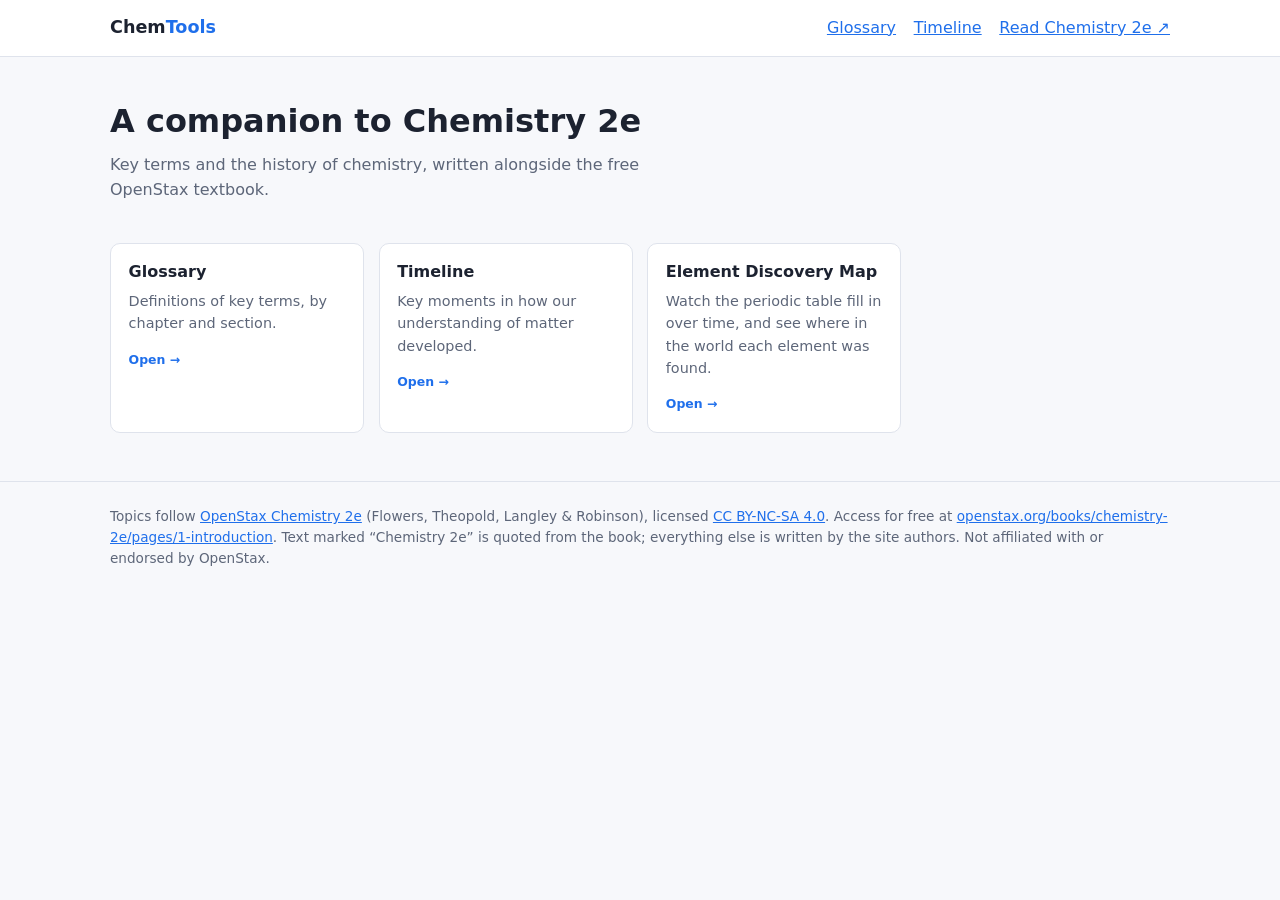
<file: index.html>
<!doctype html>
<html lang="en">
<head>
  <meta charset="utf-8" />
  <meta name="viewport" content="width=device-width, initial-scale=1" />
  <title>Chemistry 2e Companion</title>
  <meta name="description" content="A glossary and timeline that follow the chapters of OpenStax Chemistry 2e." />
  <link rel="stylesheet" href="assets/css/style.css" />
</head>
<body>
  <header class="site-header">
    <div class="wrap">
      <a class="brand" href="./">Chem<span>Tools</span></a>
      <nav style="display:flex;gap:1.1rem">
        <a href="tools/glossary/">Glossary</a>
        <a href="tools/timeline/">Timeline</a>
        <a href="https://openstax.org/details/books/chemistry-2e" target="_blank" rel="noopener">Read Chemistry 2e ↗</a>
      </nav>
    </div>
  </header>

  <main class="wrap">
    <section class="hero">
      <h1>A companion to Chemistry 2e</h1>
      <p>Key terms and the history of chemistry, written alongside the free OpenStax textbook.</p>
    </section>

    <div class="grid" style="margin-top:1.5rem">
      <a class="card ready" href="tools/glossary/">
        <h3>Glossary</h3>
        <p>Definitions of key terms, by chapter and section.</p>
        <span class="badge">Open →</span>
      </a>
      <a class="card ready" href="tools/timeline/">
        <h3>Timeline</h3>
        <p>Key moments in how our understanding of matter developed.</p>
        <span class="badge">Open →</span>
      </a>
      <a class="card ready" href="tools/element-discovery/">
        <h3>Element Discovery Map</h3>
        <p>Watch the periodic table fill in over time, and see where in the world each element was found.</p>
        <span class="badge">Open →</span>
      </a>
    </div>
  </main>

  <footer class="site-footer">
    <div class="wrap">Topics follow <a href="https://openstax.org/details/books/chemistry-2e">OpenStax Chemistry 2e</a> (Flowers, Theopold, Langley &amp; Robinson), licensed <a href="https://creativecommons.org/licenses/by-nc-sa/4.0/">CC BY-NC-SA 4.0</a>. Access for free at <a href="https://openstax.org/books/chemistry-2e/pages/1-introduction">openstax.org/books/chemistry-2e/pages/1-introduction</a>. Text marked “Chemistry 2e” is quoted from the book; everything else is written by the site authors. Not affiliated with or endorsed by OpenStax.</div>
  </footer>
</body>
</html>
</file>
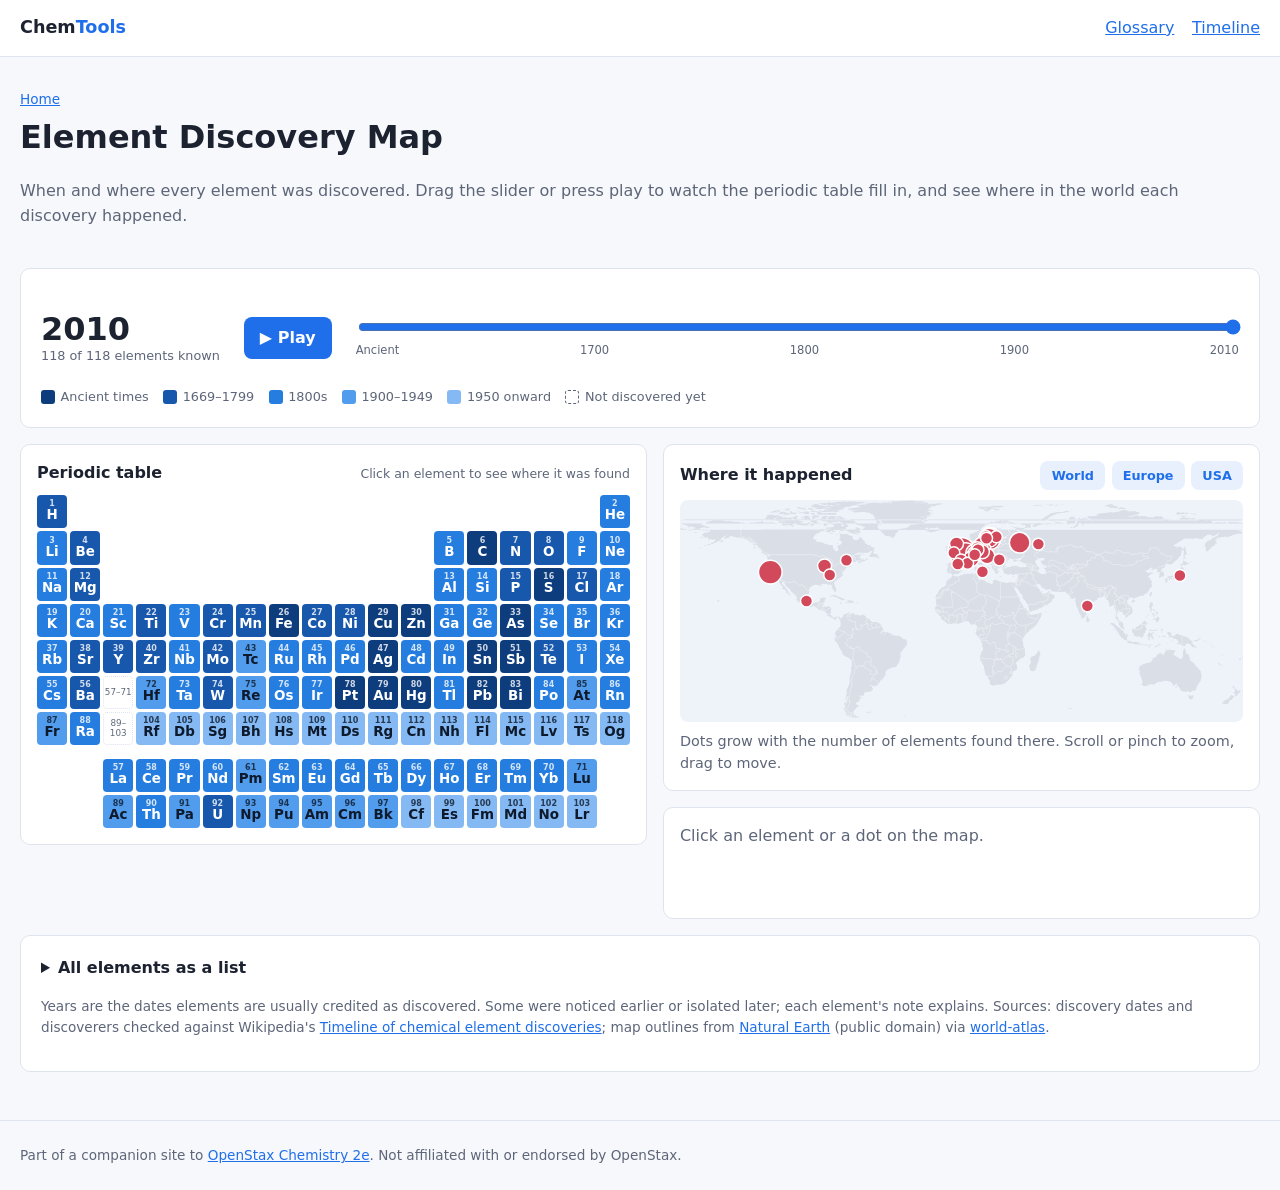
<file: tools/element-discovery/index.html>
<!doctype html>
<html lang="en">
<head>
  <meta charset="utf-8" />
  <meta name="viewport" content="width=device-width, initial-scale=1" />
  <title>Element Discovery Map · ChemTools</title>
  <link rel="stylesheet" href="../../assets/css/style.css" />
  <style>
    :root {
      --era0: #0e3d7e; --era1: #1757ac; --era2: #257de0; --era3: #519ced; --era4: #84b9f3;
      --dot: #d1495b; --dot-ring: #ffffff; --undiscovered: var(--border);
      --ocean: #eef3fa; --land: #d9dee7; --borderline: #ffffff;
    }
    @media (prefers-color-scheme: dark) {
      :root {
        --era0: #cce3fd; --era1: #84b9f3; --era2: #338ced; --era3: #2370cd; --era4: #1757ac;
        --dot: #ff6b7a; --dot-ring: #171b23; --ocean: #131924; --land: #2a313d; --borderline: #171b23;
      }
    }
    .wide { max-width: 1400px; }
    .controls { display: flex; flex-wrap: wrap; align-items: center; gap: 1rem 1.5rem; }
    .year { font-size: 2rem; font-weight: 800; font-variant-numeric: tabular-nums; min-width: 7.5ch; line-height: 1; }
    .year small { display: block; font-size: .8rem; font-weight: 500; color: var(--muted); margin-top: .3rem; }
    .slider { flex: 1 1 320px; display: flex; flex-direction: column; gap: .3rem; }
    .slider input { width: 100%; accent-color: var(--accent); }
    .ticks { display: flex; justify-content: space-between; font-size: .72rem; color: var(--muted); }
    .legend { display: flex; flex-wrap: wrap; gap: .4rem .9rem; font-size: .8rem; color: var(--muted); }
    .legend span { display: inline-flex; align-items: center; gap: .35rem; }
    .sw { width: 14px; height: 14px; border-radius: 3px; display: inline-block; }
    .sw.none { border: 1.5px dashed var(--muted); }

    .stage { display: grid; grid-template-columns: minmax(0, 1.05fr) minmax(0, 1fr); gap: 1rem; align-items: start; }
    @media (max-width: 1100px) { .stage { grid-template-columns: 1fr; } }
    .card-box { background: var(--surface); border: 1px solid var(--border); border-radius: var(--radius); padding: 1rem; }
    .card-box h2 { font-size: 1rem; margin: 0 0 .6rem; display: flex; justify-content: space-between; align-items: center; gap: .5rem; flex-wrap: wrap; }
    .card-box h2 .hint { font-size: .78rem; font-weight: 400; color: var(--muted); }

    /* Periodic table */
    .ptable { display: grid; grid-template-columns: repeat(18, minmax(0, 1fr)); gap: 3px; }
    .cell { aspect-ratio: 1 / 1.1; border-radius: 4px; border: 1.5px dashed var(--undiscovered); background: transparent;
            display: flex; flex-direction: column; align-items: center; justify-content: center; cursor: pointer;
            font-family: var(--font); padding: 0; color: var(--muted); position: relative; min-width: 0; transition: transform .15s; }
    .cell .z { font-size: .5rem; line-height: 1; opacity: .8; }
    .cell .s { font-size: clamp(.55rem, 1.05vw, .9rem); font-weight: 700; line-height: 1.1; }
    .cell.found { border: 0; color: var(--cell-ink, #fff); background: var(--cell-bg); }
    .cell.pop { animation: pop .5s ease-out; }
    @keyframes pop { 0% { transform: scale(1.5); } 100% { transform: scale(1); } }
    .cell.dim { opacity: .18; }
    .cell.sel, .cell:focus-visible { outline: 3px solid var(--dot); outline-offset: 1px; z-index: 2; }
    .cell.spacer { visibility: hidden; }
    .fgap { grid-column: 1 / -1; height: 8px; }
    .fmark { font-size: clamp(.4rem, .8vw, .55rem); line-height: 1.1; text-align: center; color: var(--muted); display: flex; align-items: center; justify-content: center; border-radius: 4px; border: 1px dotted var(--border); }

    /* Map */
    .map-wrap { position: relative; border-radius: 8px; overflow: hidden; background: var(--ocean); touch-action: none; }
    .map-wrap svg { display: block; width: 100%; height: auto; cursor: grab; }
    .map-wrap svg.dragging { cursor: grabbing; }
    .land { fill: var(--land); }
    .borders { fill: none; stroke: var(--borderline); stroke-width: .35; vector-effect: non-scaling-stroke; }
    .city { fill: var(--dot); stroke: var(--dot-ring); stroke-width: 1.5; vector-effect: non-scaling-stroke; cursor: pointer; transition: opacity .2s; }
    .city.dim { opacity: .2; }
    .city.sel { stroke: var(--text); stroke-width: 2.5; }
    .city.hl { fill: var(--accent); }
    .zoom-btns { display: flex; gap: .4rem; }
    .zoom-btns button { padding: .3rem .7rem; font-size: .8rem; }

    /* Details + tooltip */
    .details { min-height: 7rem; }
    .details .big { display: flex; gap: 1rem; align-items: center; }
    .details .tile { width: 64px; height: 70px; border-radius: 8px; display: flex; flex-direction: column; align-items: center; justify-content: center; flex: none; }
    .details .tile b { font-size: 1.6rem; line-height: 1; }
    .details .tile span { font-size: .7rem; }
    .details h3 { margin: 0; font-size: 1.2rem; }
    .details p { margin: .5rem 0 0; }
    .chip { display: inline-block; margin: .25rem .3rem 0 0; padding: .15rem .55rem; border-radius: 99px; background: var(--accent-soft); color: var(--accent); font-size: .85rem; cursor: pointer; border: 0; font-weight: 500; }
    .tip { position: fixed; pointer-events: none; z-index: 10; background: var(--text); color: var(--surface); font-size: .8rem; padding: .35rem .55rem; border-radius: 6px; max-width: 260px; display: none; line-height: 1.35; }
    .count { font-size: .9rem; color: var(--muted); }
    .count b { color: var(--text); font-size: 1.1rem; }
    table.list td, table.list th { font-size: .85rem; }
  </style>
</head>
<body>
  <header class="site-header">
    <div class="wrap wide">
      <a class="brand" href="../../">Chem<span>Tools</span></a>
      <nav style="display:flex;gap:1.1rem"><a href="../glossary/">Glossary</a><a href="../timeline/">Timeline</a></nav>
    </div>
  </header>

  <main class="wrap wide">
    <div class="tool-head">
      <div class="crumbs"><a href="../../">Home</a></div>
      <h1>Element Discovery Map</h1>
      <p class="muted">When and where every element was discovered. Drag the slider or press play to watch the periodic table fill in, and see where in the world each discovery happened.</p>
    </div>

    <section class="panel">
      <div class="controls">
        <div class="year" id="year">Ancient<small id="count"></small></div>
        <button id="play" type="button" aria-label="Play">▶ Play</button>
        <div class="slider">
          <input id="slider" type="range" min="1640" max="2010" step="1" value="2010" aria-label="Year" />
          <div class="ticks"><span>Ancient</span><span>1700</span><span>1800</span><span>1900</span><span>2010</span></div>
        </div>
      </div>
      <div class="legend" id="legend" style="margin-top:.9rem"></div>
    </section>

    <div class="stage">
      <section class="card-box">
        <h2>Periodic table <span class="hint">Click an element to see where it was found</span></h2>
        <div class="ptable" id="ptable" role="grid" aria-label="Periodic table"></div>
      </section>

      <div style="display:flex;flex-direction:column;gap:1rem">
        <section class="card-box">
          <h2>Where it happened
            <span class="zoom-btns">
              <button class="secondary" id="z-world" type="button">World</button>
              <button class="secondary" id="z-europe" type="button">Europe</button>
              <button class="secondary" id="z-usa" type="button">USA</button>
            </span>
          </h2>
          <div class="map-wrap"><svg id="map" role="img" aria-label="World map of discovery locations"></svg></div>
          <p class="count" style="margin:.5rem 0 0">Dots grow with the number of elements found there. Scroll or pinch to zoom, drag to move.</p>
        </section>
        <section class="card-box details" id="details" aria-live="polite">
          <p class="muted" style="margin:0">Click an element or a dot on the map.</p>
        </section>
      </div>
    </div>

    <section class="panel">
      <details>
        <summary><b>All elements as a list</b></summary>
        <div style="overflow-x:auto;margin-top:.6rem">
          <table class="list"><thead><tr><th class="num">Z</th><th>Element</th><th class="num">Year</th><th>Discovered by</th><th>Where</th></tr></thead><tbody id="list"></tbody></table>
        </div>
      </details>
      <p class="ref" style="margin-top:.9rem">Years are the dates elements are usually credited as discovered. Some were noticed earlier or isolated later; each element's note explains. Sources: discovery dates and discoverers checked against Wikipedia's <a href="https://en.wikipedia.org/wiki/Timeline_of_chemical_element_discoveries">Timeline of chemical element discoveries</a>; map outlines from <a href="https://www.naturalearthdata.com/">Natural Earth</a> (public domain) via <a href="https://github.com/topojson/world-atlas">world-atlas</a>.</p>
    </section>
  </main>

  <footer class="site-footer">
    <div class="wrap wide">Part of a companion site to <a href="https://openstax.org/details/books/chemistry-2e">OpenStax Chemistry 2e</a>. Not affiliated with or endorsed by OpenStax.</div>
  </footer>

  <div class="tip" id="tip"></div>

  <script type="module">
    const $ = (id) => document.getElementById(id);
    const h = (s) => String(s ?? "").replace(/[&<>"']/g, (c) => ({ "&": "&amp;", "<": "&lt;", ">": "&gt;", '"': "&quot;", "'": "&#39;" }[c]));
    const [els, world] = await Promise.all([
      fetch("../../data/element-discovery.json").then((r) => r.json()),
      fetch("../../data/world-map.json").then((r) => r.json()),
    ]);

    // ---------- eras & colors ----------
    const ERAS = ["Ancient times", "1669–1799", "1800s", "1900–1949", "1950 onward"];
    const era = (y) => (y == null ? 0 : y < 1800 ? 1 : y < 1900 ? 2 : y < 1950 ? 3 : 4);
    const css = (v) => getComputedStyle(document.documentElement).getPropertyValue(v).trim();
    const lum = (hex) => {
      const n = parseInt(hex.slice(1), 16), c = [n >> 16, (n >> 8) & 255, n & 255].map((v) => { v /= 255; return v <= 0.03928 ? v / 12.92 : ((v + 0.055) / 1.055) ** 2.4; });
      return 0.2126 * c[0] + 0.7152 * c[1] + 0.0722 * c[2];
    };
    const eraColor = (i) => css(`--era${i}`);
    const inkFor = (bg) => (lum(bg) > 0.25 ? "#0e1a2b" : "#ffffff");
    $("legend").innerHTML = ERAS.map((e, i) => `<span><i class="sw" style="background:var(--era${i})"></i>${e}</span>`).join("") +
      `<span><i class="sw none"></i>Not discovered yet</span>`;

    // ---------- cities ----------
    const cityKey = (p) => `${p.city}|${p.country}`;
    const cities = new Map();
    for (const e of els) for (const p of e.places) {
      const k = cityKey(p);
      if (!cities.has(k)) cities.set(k, { key: k, ...p, els: [] });
      cities.get(k).els.push(e);
    }
    const yearLabel = (e) => (e.year == null ? "Ancient" : e.year);
    const placeLabel = (e) => (e.places.length ? e.places.map((p) => `${p.city}, ${p.country}`).join(" · ") : "—");

    // ---------- periodic table ----------
    const grid = $("ptable");
    const cellOf = new Map();
    const byPos = new Map(els.map((e) => [`${e.row},${e.col}`, e]));
    for (let row = 1; row <= 10; row++) {
      if (row === 8) { grid.insertAdjacentHTML("beforeend", `<div class="fgap"></div>`); continue; }
      for (let col = 1; col <= 18; col++) {
        const e = byPos.get(`${row},${col}`);
        if (!e) {
          if ((row === 6 || row === 7) && col === 3) grid.insertAdjacentHTML("beforeend", `<div class="fmark">${row === 6 ? "57–71" : "89–103"}</div>`);
          else grid.insertAdjacentHTML("beforeend", `<div class="cell spacer" aria-hidden="true"></div>`);
          continue;
        }
        const b = document.createElement("button");
        b.type = "button"; b.className = "cell";
        b.innerHTML = `<span class="z">${e.z}</span><span class="s">${e.symbol}</span>`;
        b.setAttribute("aria-label", `${e.name}, ${yearLabel(e)}`);
        b.addEventListener("click", () => selectElement(e));
        b.addEventListener("pointerenter", (ev) => { showTip(ev, `<b>${h(e.name)}</b> · ${h(yearLabel(e))}${e.who ? `<br>${h(e.who)}` : ""}${e.places.length ? `<br>${h(placeLabel(e))}` : ""}`); hoverCities(e); });
        b.addEventListener("pointermove", moveTip);
        b.addEventListener("pointerleave", () => { hideTip(); hoverCities(null); });
        grid.appendChild(b);
        cellOf.set(e.z, b);
      }
    }

    // ---------- map ----------
    const NS = "http://www.w3.org/2000/svg";
    const svg = $("map");
    const W = world.width, H = world.height;
    const proj = (lon, lat) => [(lon + 180) * world.k, (world.top - lat) * world.k];
    svg.innerHTML = `<rect x="-2000" y="-2000" width="5000" height="5000" fill="transparent"/><path class="land" d="${world.land}"/><path class="borders" d="${world.borders}"/><g id="dots"></g>`;
    const dotsG = svg.querySelector("#dots");
    const dotOf = new Map();
    for (const c of cities.values()) {
      const [x, y] = proj(c.lon, c.lat);
      const el = document.createElementNS(NS, "circle");
      el.setAttribute("cx", x); el.setAttribute("cy", y); el.setAttribute("class", "city");
      el.addEventListener("click", (ev) => { ev.stopPropagation(); selectCity(c); });
      el.addEventListener("pointerenter", (ev) => {
        const vis = c.els.filter(visible);
        showTip(ev, `<b>${h(c.city)}, ${h(c.country)}</b><br>${vis.length ? vis.map((e) => h(e.symbol)).join(" ") : "Nothing discovered yet"}`);
        highlightCells(c.els, true);
      });
      el.addEventListener("pointermove", moveTip);
      el.addEventListener("pointerleave", () => { hideTip(); highlightCells(null, true); });
      dotsG.appendChild(el);
      dotOf.set(c.key, el);
    }
    // Bigger cities on the bottom so small ones stay clickable
    [...cities.values()].sort((a, b) => b.els.length - a.els.length).forEach((c) => dotsG.appendChild(dotOf.get(c.key)));

    let vb = { x: 0, y: 0, w: W, h: H };
    const VIEWS = {
      world: { x: 0, y: 0, w: W, h: H },
      europe: (() => { const [x1, y1] = proj(-12, 63), [x2, y2] = proj(33, 35); return fit(x1, y1, x2 - x1, y2 - y1); })(),
      usa: (() => { const [x1, y1] = proj(-128, 50), [x2, y2] = proj(-66, 24); return fit(x1, y1, x2 - x1, y2 - y1); })(),
    };
    function fit(x, y, w, hgt) { // keep the map's aspect ratio
      const ar = W / H;
      if (w / hgt > ar) { const nh = w / ar; return { x, y: y - (nh - hgt) / 2, w, h: nh }; }
      const nw = hgt * ar; return { x: x - (nw - w) / 2, y, w: nw, h: hgt };
    }
    function setView(v, animate = true) {
      const from = { ...vb }, to = clampView(v);
      if (!animate) { vb = to; applyView(); return; }
      const t0 = performance.now();
      const step = (t) => {
        const k = Math.min(1, (t - t0) / 350), e = 1 - (1 - k) ** 3;
        vb = { x: from.x + (to.x - from.x) * e, y: from.y + (to.y - from.y) * e, w: from.w + (to.w - from.w) * e, h: from.h + (to.h - from.h) * e };
        applyView();
        if (k < 1) requestAnimationFrame(step);
      };
      requestAnimationFrame(step);
    }
    function clampView(v) {
      const w = Math.min(W, Math.max(W / 20, v.w)), hh = w * (H / W);
      return { x: Math.min(W - w, Math.max(0, v.x)), y: Math.min(H - hh, Math.max(0, v.y)), w, h: hh };
    }
    function applyView() {
      svg.setAttribute("viewBox", `${vb.x} ${vb.y} ${vb.w} ${vb.h}`);
      sizeDots();
    }
    function sizeDots() {
      const pxPerUnit = (svg.clientWidth || W) / vb.w;
      const shrink = Math.min(1, Math.max(0.5, (svg.clientWidth || W) / 620)); // smaller dots on small screens
      for (const c of cities.values()) {
        const n = c.els.filter(visible).length;
        const r = n ? (4 + 2.6 * Math.sqrt(n)) * shrink : 0;
        const el = dotOf.get(c.key);
        el.setAttribute("r", r / pxPerUnit);
        el.style.display = n ? "" : "none";
      }
    }
    $("z-world").onclick = () => setView(VIEWS.world);
    $("z-europe").onclick = () => setView(VIEWS.europe);
    $("z-usa").onclick = () => setView(VIEWS.usa);
    // wheel zoom + drag pan
    const toSvg = (cx, cy) => { const r = svg.getBoundingClientRect(); return [vb.x + ((cx - r.left) / r.width) * vb.w, vb.y + ((cy - r.top) / r.height) * vb.h]; };
    svg.addEventListener("wheel", (ev) => {
      ev.preventDefault();
      const [mx, my] = toSvg(ev.clientX, ev.clientY);
      const f = Math.exp(ev.deltaY * 0.0015);
      const w = vb.w * f, hh = vb.h * f;
      vb = clampView({ x: mx - (mx - vb.x) * (w / vb.w), y: my - (my - vb.y) * (hh / vb.h), w, h: hh });
      applyView();
    }, { passive: false });
    const pointers = new Map();
    let drag = null, moved = false;
    svg.addEventListener("pointerdown", (ev) => {
      pointers.set(ev.pointerId, [ev.clientX, ev.clientY]);
      if (pointers.size === 1) { drag = { x: ev.clientX, y: ev.clientY, vb: { ...vb } }; moved = false; }
      svg.setPointerCapture(ev.pointerId);
    });
    svg.addEventListener("pointermove", (ev) => {
      if (!pointers.has(ev.pointerId)) return;
      const prev = pointers.get(ev.pointerId);
      pointers.set(ev.pointerId, [ev.clientX, ev.clientY]);
      if (pointers.size === 2) { // pinch
        const [a, b] = [...pointers.values()];
        const others = [...pointers.entries()].find(([id]) => id !== ev.pointerId)[1];
        const d0 = Math.hypot(prev[0] - others[0], prev[1] - others[1]), d1 = Math.hypot(a[0] - b[0], a[1] - b[1]);
        if (d0 > 0) {
          const [mx, my] = toSvg((a[0] + b[0]) / 2, (a[1] + b[1]) / 2), f = d0 / d1;
          const w = vb.w * f, hh = vb.h * f;
          vb = clampView({ x: mx - (mx - vb.x) * (w / vb.w), y: my - (my - vb.y) * (hh / vb.h), w, h: hh });
          applyView();
        }
        return;
      }
      if (!drag) return;
      const r = svg.getBoundingClientRect();
      const dx = ev.clientX - drag.x, dy = ev.clientY - drag.y;
      if (Math.abs(dx) + Math.abs(dy) > 3) { moved = true; svg.classList.add("dragging"); }
      vb = clampView({ ...drag.vb, x: drag.vb.x - (dx / r.width) * drag.vb.w, y: drag.vb.y - (dy / r.height) * drag.vb.h });
      applyView();
    });
    const endPointer = (ev) => { pointers.delete(ev.pointerId); if (!pointers.size) { drag = null; svg.classList.remove("dragging"); } };
    svg.addEventListener("pointerup", endPointer);
    svg.addEventListener("pointercancel", endPointer);
    svg.addEventListener("click", () => { if (!moved) clearSelection(); });
    window.addEventListener("resize", sizeDots);

    // ---------- time ----------
    const slider = $("slider");
    const MIN = Number(slider.min);
    let year = Number(slider.value);
    const visible = (e) => e.year == null || e.year <= year;
    function render(prevYear) {
      const ancient = year < 1669;
      $("year").firstChild.nodeValue = ancient ? "Ancient" : String(year);
      const n = els.filter(visible).length;
      $("count").textContent = `${n} of 118 elements known`;
      for (const e of els) {
        const b = cellOf.get(e.z), on = visible(e);
        b.classList.toggle("found", on);
        if (on) { const bg = eraColor(era(e.year)); b.style.setProperty("--cell-bg", bg); b.style.setProperty("--cell-ink", inkFor(bg)); }
        if (on && prevYear != null && e.year != null && e.year > prevYear) { b.classList.remove("pop"); void b.offsetWidth; b.classList.add("pop"); }
      }
      sizeDots();
      // keep the details panel in step with the slider
      if (selected?.type === "city") selectCity(selected.value);
      else if (selected?.type === "el") selectElement(selected.value, false);
    }
    slider.addEventListener("input", () => { const p = year; year = Number(slider.value); render(p); });
    let timer = null;
    function stop() { clearInterval(timer); timer = null; $("play").textContent = "▶ Play"; }
    $("play").addEventListener("click", () => {
      if (timer) return stop();
      if (year >= Number(slider.max)) { year = MIN; slider.value = MIN; render(); }
      $("play").textContent = "❚❚ Pause";
      timer = setInterval(() => {
        const p = year;
        year = Math.min(Number(slider.max), year + 1);
        slider.value = year; render(p);
        if (year >= Number(slider.max)) stop();
      }, 45);
    });

    // ---------- linking ----------
    let selected = null; // {type, value}
    function highlightCells(list, hover) {
      if (selected && hover) return; // a click selection wins over hover
      const set = list ? new Set(list.map((e) => e.z)) : null;
      for (const [z, b] of cellOf) b.classList.toggle("dim", !!set && !set.has(z));
    }
    function hoverCities(e) {
      if (selected) return;
      const keys = e ? new Set(e.places.map(cityKey)) : null;
      for (const [k, el] of dotOf) el.classList.toggle("hl", !!keys && keys.has(k));
    }
    function clearSelection() {
      selected = null;
      for (const b of cellOf.values()) b.classList.remove("sel", "dim");
      for (const el of dotOf.values()) el.classList.remove("sel", "dim", "hl");
      $("details").innerHTML = `<p class="muted" style="margin:0">Click an element or a dot on the map.</p>`;
    }
    function selectElement(e, zoom = true) {
      clearSelection();
      selected = { type: "el", value: e };
      cellOf.get(e.z).classList.add("sel");
      const keys = new Set(e.places.map(cityKey));
      for (const [k, el] of dotOf) { el.classList.toggle("sel", keys.has(k)); el.classList.toggle("dim", keys.size > 0 && !keys.has(k)); }
      const bg = eraColor(era(e.year));
      $("details").innerHTML = `
        <div class="big">
          <div class="tile" style="background:${bg};color:${inkFor(bg)}"><span>${e.z}</span><b>${h(e.symbol)}</b></div>
          <div><h3>${h(e.name)}</h3><div class="muted">${e.year == null ? "Known since ancient times" : `Discovered ${e.year}`}${e.who ? ` · ${h(e.who)}` : ""}</div></div>
        </div>
        ${e.places.length ? `<p>${e.places.map((p) => `<button class="chip" data-city="${h(cityKey(p))}">📍 ${h(p.city)}, ${h(p.country)}</button>`).join("")}</p>` : ""}
        <p>${h(e.note)}</p>
        ${e.year != null && e.year > year ? `<p class="muted" style="font-size:.85rem">Not discovered yet at ${year < 1669 ? "this point" : year}. Move the slider to ${e.year} or later to see it appear.</p>` : ""}`;
      bindCityChips();
      // Zoom the map to the place(s)
      if (zoom && e.places.length) {
        const pts = e.places.map((p) => proj(p.lon, p.lat));
        const xs = pts.map((p) => p[0]), ys = pts.map((p) => p[1]);
        const pad = 40, x1 = Math.min(...xs) - pad, y1 = Math.min(...ys) - pad, x2 = Math.max(...xs) + pad, y2 = Math.max(...ys) + pad;
        setView(fit(x1, y1, Math.max(120, x2 - x1), Math.max(60, y2 - y1)));
      }
    }
    function selectCity(c) {
      clearSelection();
      selected = { type: "city", value: c };
      dotOf.get(c.key).classList.add("sel");
      const set = new Set(c.els.map((e) => e.z));
      for (const [z, b] of cellOf) b.classList.toggle("dim", !set.has(z));
      const sorted = [...c.els].sort((a, b) => a.year - b.year);
      $("details").innerHTML = `
        <h3>📍 ${h(c.city)}, ${h(c.country)}</h3>
        <div class="muted">${c.els.length} element${c.els.length > 1 ? "s" : ""} discovered here${c.els.some((e) => !visible(e)) ? ` (${c.els.filter(visible).length} by ${year})` : ""}</div>
        <p>${sorted.map((e) => `<button class="chip" data-z="${e.z}" style="${visible(e) ? "" : "opacity:.5"}">${h(e.symbol)} · ${h(e.name)} (${e.year})</button>`).join("")}</p>`;
      $("details").querySelectorAll("[data-z]").forEach((b) => b.addEventListener("click", () => selectElement(els.find((e) => e.z === +b.dataset.z))));
    }
    function bindCityChips() {
      $("details").querySelectorAll("[data-city]").forEach((b) => b.addEventListener("click", () => selectCity(cities.get(b.dataset.city))));
    }

    // ---------- tooltip ----------
    const tip = $("tip");
    function showTip(ev, html) { tip.innerHTML = html; tip.style.display = "block"; moveTip(ev); }
    function moveTip(ev) {
      const pad = 14, r = tip.getBoundingClientRect();
      let x = ev.clientX + pad, y = ev.clientY + pad;
      if (x + r.width > innerWidth - 8) x = ev.clientX - r.width - pad;
      if (y + r.height > innerHeight - 8) y = ev.clientY - r.height - pad;
      tip.style.left = x + "px"; tip.style.top = y + "px";
    }
    function hideTip() { tip.style.display = "none"; }

    // ---------- list view ----------
    $("list").innerHTML = els.map((e) => `<tr><td class="num">${e.z}</td><td>${h(e.name)} (${h(e.symbol)})</td><td class="num">${h(yearLabel(e))}</td><td>${h(e.who || "—")}</td><td>${h(placeLabel(e))}</td></tr>`).join("");

    // ---------- start ----------
    matchMedia("(prefers-color-scheme: dark)").addEventListener("change", () => render());
    applyView();
    render();
  </script>
</body>
</html>
</file>
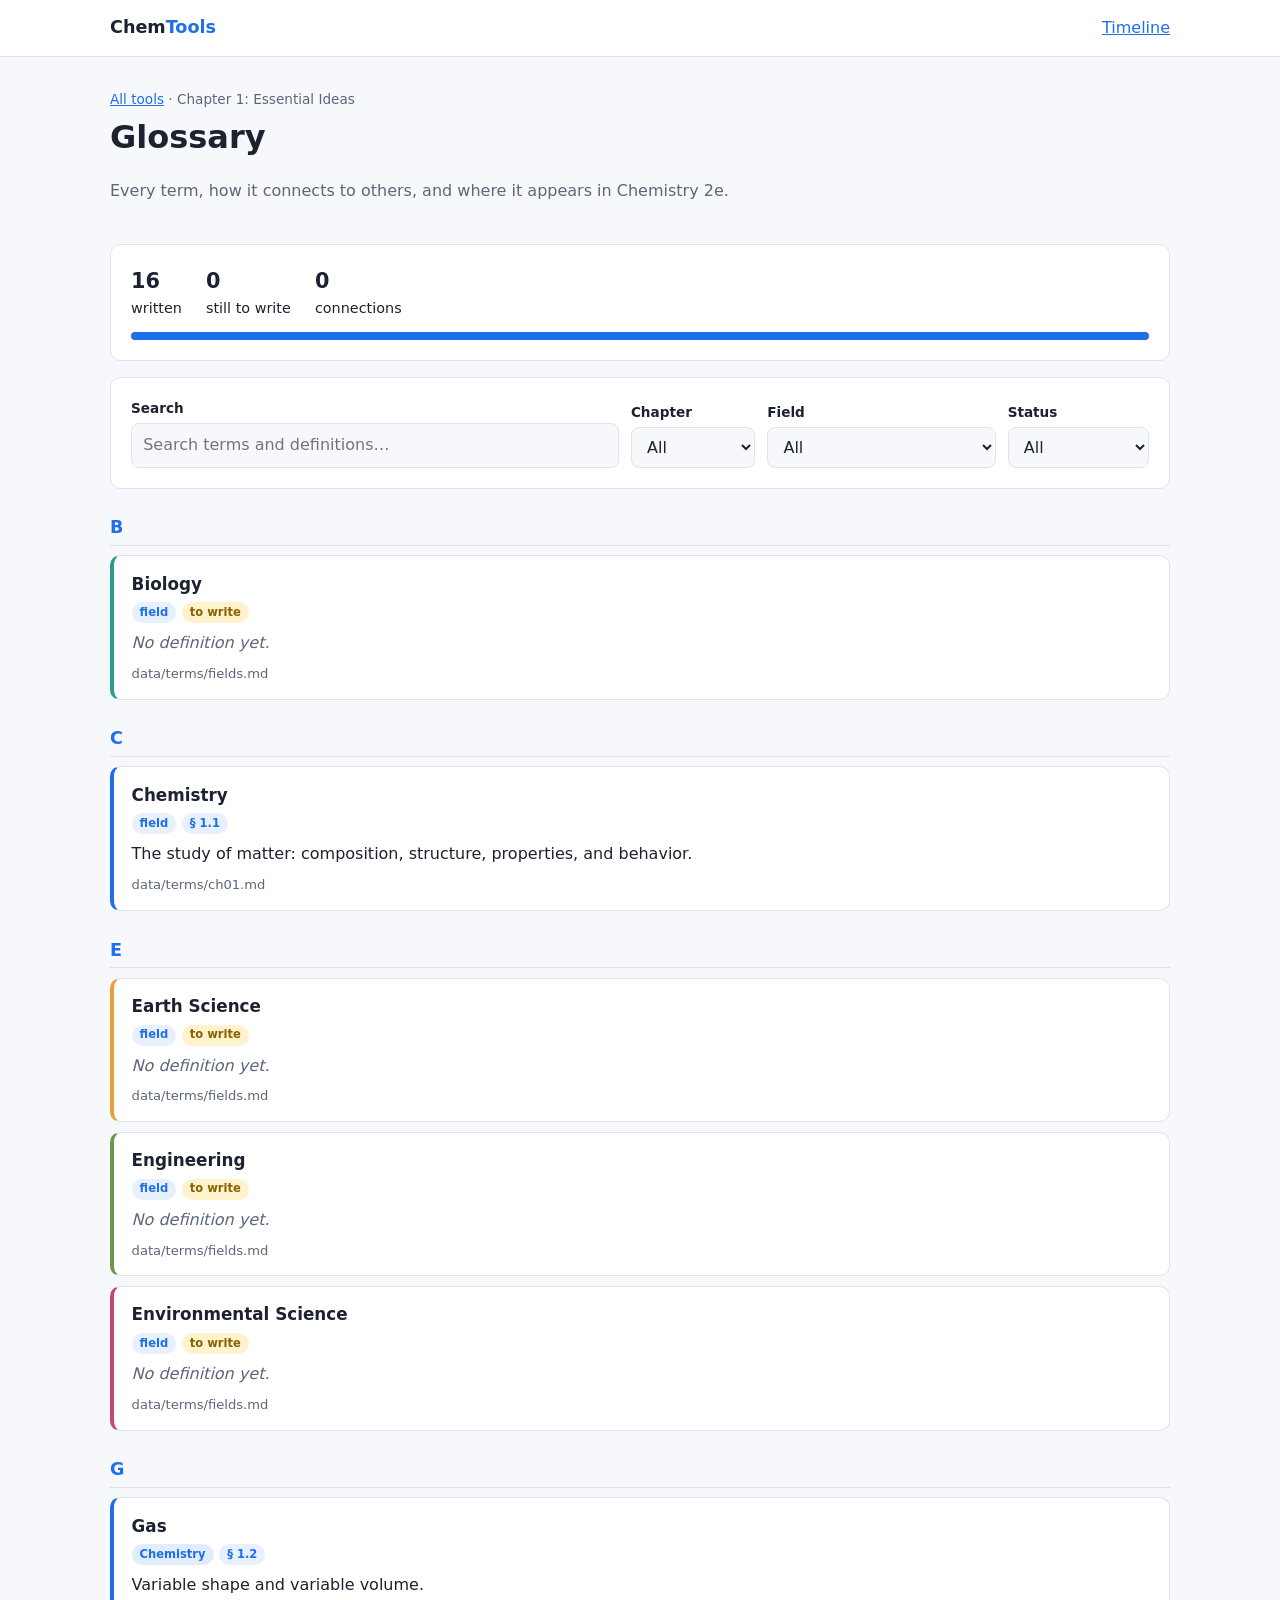
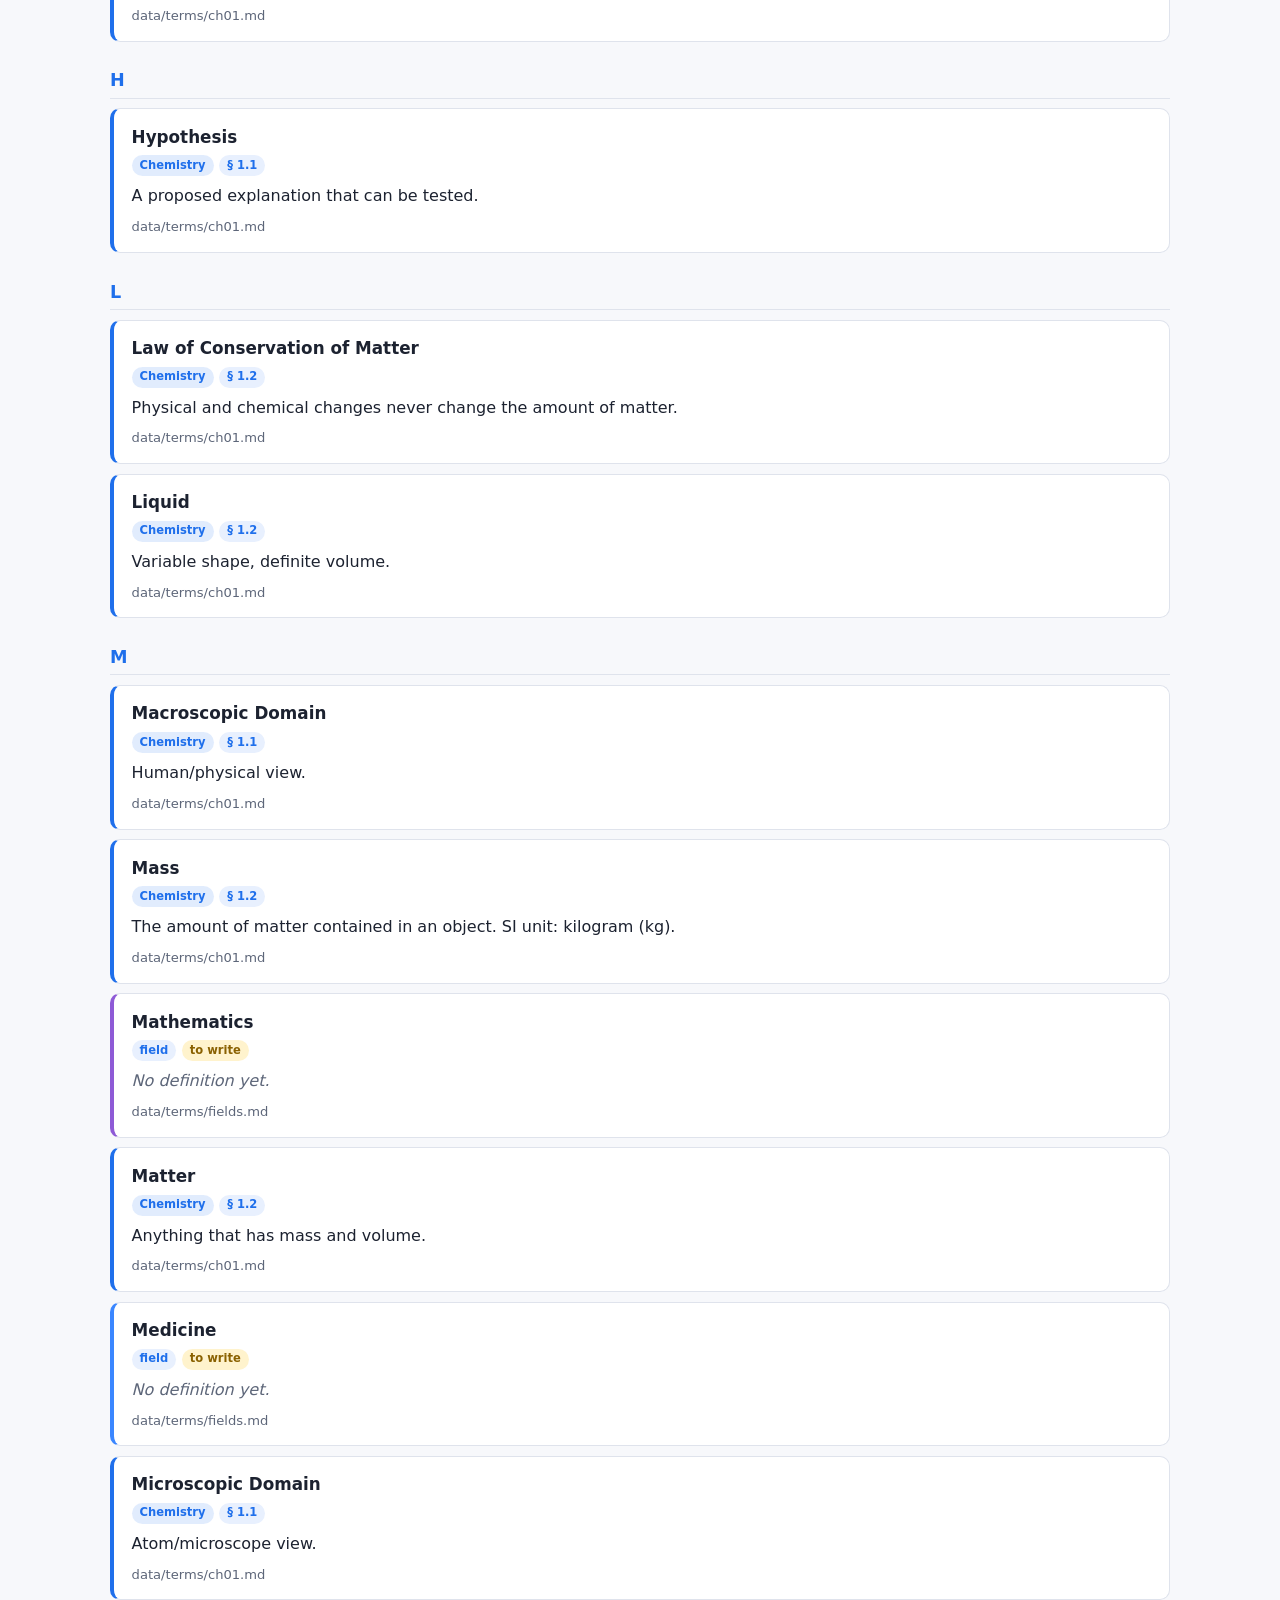
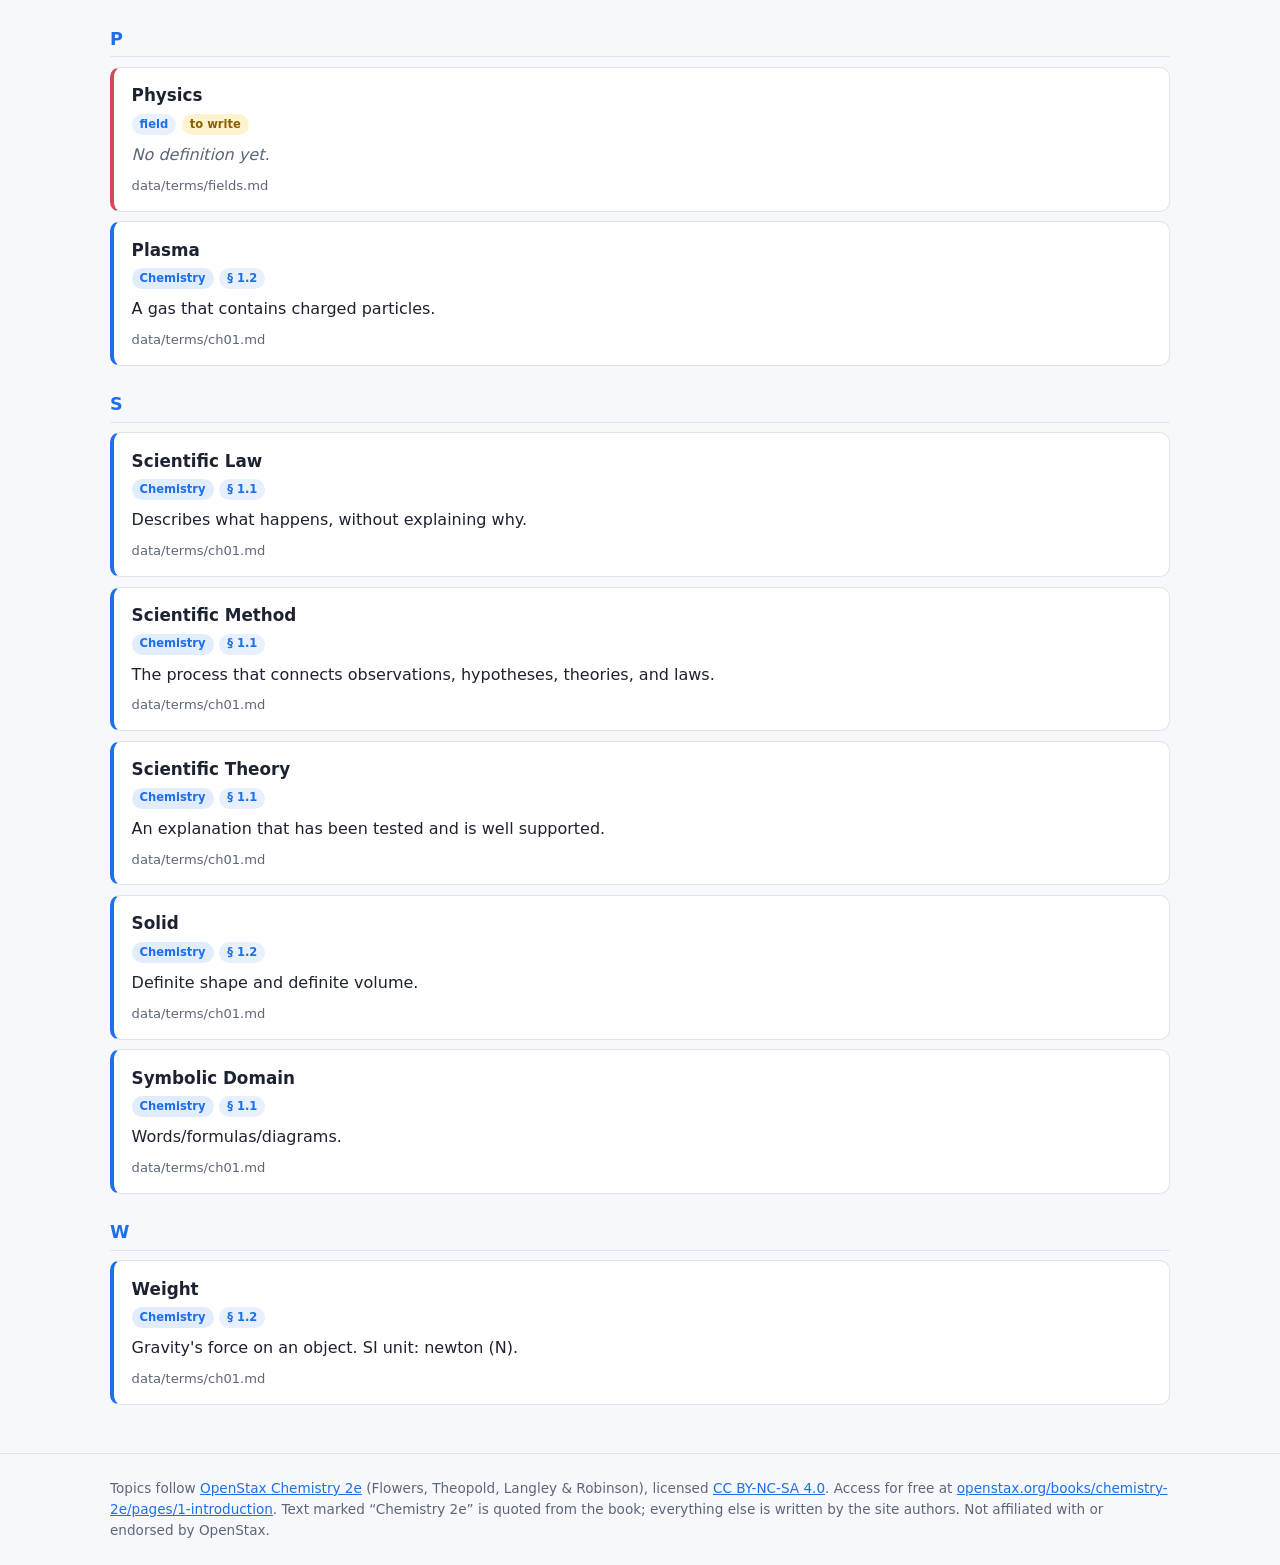
<file: tools/glossary/index.html>
<!doctype html>
<html lang="en">
<head>
  <meta charset="utf-8" />
  <meta name="viewport" content="width=device-width, initial-scale=1" />
  <title>Glossary · ChemTools</title>
  <link rel="stylesheet" href="../../assets/css/style.css" />
  <style>
    .progress { display: flex; flex-wrap: wrap; gap: 1.5rem; font-size: .9rem; }
    .progress b { font-size: 1.3rem; display: block; }
    .bar { height: 8px; background: var(--accent-soft); border-radius: 99px; overflow: hidden; margin-top: .8rem; }
    .bar > div { height: 100%; background: var(--accent); }
    .letter { font-size: 1.1rem; color: var(--accent); margin: 1.6rem 0 .5rem; border-bottom: 1px solid var(--border); padding-bottom: .2rem; }
    .term { background: var(--surface); border: 1px solid var(--border); border-left: 4px solid var(--fc, var(--border)); border-radius: var(--radius); padding: .9rem 1.1rem; margin: .6rem 0; scroll-margin-top: 1rem; }
    .term.flash { outline: 2px solid var(--accent); }
    .term h3 { margin: 0; font-size: 1.05rem; display: flex; flex-wrap: wrap; gap: .5rem; align-items: baseline; }
    .term .aka { color: var(--muted); font-weight: 400; font-size: .88rem; }
    .tags { display: flex; flex-wrap: wrap; gap: .35rem; margin: .35rem 0 .5rem; }
    .tag { font-size: .72rem; font-weight: 600; padding: .1rem .5rem; border-radius: 99px; background: var(--accent-soft); color: var(--accent); }
    .tag.todo { background: #fff3cd; color: #8a6100; }
    .tag.ok { background: #e3f6e8; color: var(--ok); }
    .def.empty { color: var(--muted); font-style: italic; }
    .links { font-size: .88rem; margin: .4rem 0 0; display: grid; gap: .2rem; }
    .links span.k { color: var(--muted); }
    .warn { font-size: .85rem; background: #fdecea; color: #8a1c1c; border-radius: 8px; padding: .4rem .65rem; margin-top: .5rem; }
    .cite { font-size: .8rem; color: var(--muted); font-style: italic; white-space: nowrap; }
    .notes { font-size: .85rem; color: var(--muted); margin-top: .4rem; }
    .actions { font-size: .82rem; margin-top: .5rem; }
    details.todo-list summary { cursor: pointer; font-weight: 600; }
    details.todo-list ul { columns: 2 220px; font-size: .9rem; }
    @media (prefers-color-scheme: dark) {
      .tag.todo { background: #3a2f10; color: #f0c674; }
      .tag.ok { background: #13321d; color: var(--ok); }
      .warn { background: #3a1a1a; color: #ffb4b4; }
    }
  </style>
</head>
<body>
  <header class="site-header">
    <div class="wrap">
      <a class="brand" href="../../">Chem<span>Tools</span></a>
      <nav><a href="../timeline/">Timeline</a></nav>
    </div>
  </header>

  <main class="wrap">
    <div class="tool-head">
      <div class="crumbs"><a href="../../">All tools</a> · Chapter 1: Essential Ideas</div>
      <h1>Glossary</h1>
      <p class="muted">Every term, how it connects to others, and where it appears in Chemistry 2e.</p>
    </div>

    <section class="panel">
      <div class="progress" id="progress"></div>
      <div class="bar"><div id="bar" style="width:0"></div></div>
    </section>

    <section class="panel">
      <div class="row">
        <div style="flex:1 1 240px">
          <label for="q">Search</label>
          <input id="q" type="search" placeholder="Search terms and definitions…" style="width:100%" />
        </div>
        <div>
          <label for="chapter">Chapter</label>
          <select id="chapter"><option value="">All</option></select>
        </div>
        <div>
          <label for="field">Field</label>
          <select id="field"><option value="">All</option></select>
        </div>
        <div>
          <label for="status">Status</label>
          <select id="status">
            <option value="">All</option>
            <option value="written">Written</option>
            <option value="todo">Still to write</option>
          </select>
        </div>
      </div>
    </section>

    <section class="panel" id="todo-panel" hidden>
      <details class="todo-list">
        <summary id="todo-summary"></summary>
        <p class="muted" style="font-size:.85rem">These terms are linked from other terms but don't have an entry yet.</p>
        <ul id="todo"></ul>
      </details>
    </section>

    <section class="panel" id="warn-panel" hidden>
      <details class="todo-list">
        <summary id="warn-summary"></summary>
        <ul id="warnings" style="columns:1"></ul>
      </details>
    </section>

    <div id="list"><p class="muted">Loading…</p></div>
  </main>

  <footer class="site-footer">
    <div class="wrap">Topics follow <a href="https://openstax.org/details/books/chemistry-2e">OpenStax Chemistry 2e</a> (Flowers, Theopold, Langley &amp; Robinson), licensed <a href="https://creativecommons.org/licenses/by-nc-sa/4.0/">CC BY-NC-SA 4.0</a>. Access for free at <a href="https://openstax.org/books/chemistry-2e/pages/1-introduction">openstax.org/books/chemistry-2e/pages/1-introduction</a>. Text marked “Chemistry 2e” is quoted from the book; everything else is written by the site authors. Not affiliated with or endorsed by OpenStax.</div>
  </footer>

  <script type="module">
    import { loadTerms, linksFor, fieldColors, slug, escapeHtml as h } from "../../assets/js/terms.js";

    const $ = (id) => document.getElementById(id);
    const { terms, edges, warnings, stats } = await loadTerms();
    const colors = fieldColors(terms);
    const all = [...terms.values()].sort((a, b) => a.name.localeCompare(b.name));
    const name = (id) => terms.get(id)?.name ?? id;

    // Progress
    const pct = stats.total ? Math.round((100 * stats.written) / (stats.total + stats.ghosts)) : 0;
    $("progress").innerHTML = `
      <div><b>${stats.written}</b>written</div>
      <div><b>${stats.unwritten + stats.ghosts}</b>still to write</div>
      <div><b>${edges.length}</b>connections</div>`;
    $("bar").style.width = pct + "%";

    // To-write list (ghost terms)
    const ghosts = all.filter((t) => t.ghost);
    if (ghosts.length) {
      $("todo-panel").hidden = false;
      $("todo-summary").textContent = `${ghosts.length} linked term${ghosts.length > 1 ? "s" : ""} without an entry yet`;
      $("todo").innerHTML = ghosts.map((t) => `<li><b>${h(t.name)}</b> <span class="muted">← ${t.referencedBy.map(h).join(", ")}</span></li>`).join("");
    }
    if (warnings.length) {
      $("warn-panel").hidden = false;
      $("warn-summary").textContent = `${warnings.length} formatting note${warnings.length > 1 ? "s" : ""}`;
      $("warnings").innerHTML = warnings.map((w) => `<li>${h(w)}</li>`).join("");
    }

    // Filters
    const chapters = [...new Set(all.map((t) => t.chapter).filter(Boolean))].sort((a, b) => a - b);
    $("chapter").innerHTML += `<option value="fields">Fields</option>` + chapters.map((c) => `<option value="${c}">Chapter ${c}</option>`).join("");
    $("field").innerHTML += [...colors.keys()].map((f) => `<option value="${f}">${h(name(f))}</option>`).join("");

    function card(t) {
      const links = linksFor(t.id, terms, edges);
      const groups = {};
      for (const l of links) if (l.type !== "confused-with") (groups[l.label] ??= []).push(l.other);
      const confused = links.filter((l) => l.type === "confused-with").map((l) => l.other);
      const status = t.ghost || !t.definition
        ? `<span class="tag todo">to write</span>`
        : "";
      const fc = colors.get(t.field) || "";
      return `
        <article class="term" id="${t.id}" style="--fc:${fc}">
          <h3>${h(t.name)} ${t.aka.length ? `<span class="aka">(${t.aka.map(h).join(", ")})</span>` : ""}</h3>
          <div class="tags">
            ${t.kind === "field" ? `<span class="tag">field</span>` : ""}
            ${t.field && t.kind !== "field" ? `<span class="tag" style="background:${fc}22;color:${fc}">${h(name(t.field))}</span>` : ""}
            ${t.section ? `<span class="tag">§ ${h(t.section)}</span>` : t.chapter ? `<span class="tag">Ch ${t.chapter}</span>` : ""}
            ${status}
          </div>
          <p class="def ${t.definition ? "" : "empty"}" style="margin:0">${t.definition ? h(t.definition) + (t.fromBook ? ` <span class="cite">— Chemistry 2e${t.section ? ` §${h(t.section)}` : ""}</span>` : "") : t.ghost ? `Linked from ${t.referencedBy.map(h).join(", ")} — no entry yet.` : "No definition yet."}</p>
          ${Object.keys(groups).length ? `<div class="links">${Object.entries(groups).map(([k, arr]) =>
              `<div><span class="k">${h(k)}:</span> ${arr.map((o) => `<a href="#${o.id}">${h(o.name)}</a>`).join(", ")}</div>`).join("")}</div>` : ""}
          ${confused.length ? `<div class="warn">⚠ Often confused with ${confused.map((o) => `<a href="#${o.id}">${h(o.name)}</a>`).join(", ")}</div>` : ""}
          ${t.source ? `<div class="actions muted">data/terms/${h(t.source)}</div>` : ""}
        </article>`;
    }

    function render() {
      const q = $("q").value.trim().toLowerCase();
      const ch = $("chapter").value, f = $("field").value, st = $("status").value;
      const shown = all.filter((t) => {
        if (q && !`${t.name} ${t.aka.join(" ")} ${t.definition}`.toLowerCase().includes(q)) return false;
        if (ch === "fields" && t.kind !== "field") return false;
        if (ch && ch !== "fields" && String(t.chapter) !== ch) return false;
        if (f && t.field !== f) return false;
        const written = !t.ghost && t.definition;
        if (st === "written" && !written) return false;
        if (st === "todo" && written) return false;
        return true;
      });
      if (!shown.length) { $("list").innerHTML = `<p class="muted">No terms match.</p>`; return; }
      let html = "", letter = "";
      for (const t of shown) {
        const L = t.name[0].toUpperCase();
        if (L !== letter) { letter = L; html += `<h2 class="letter">${h(L)}</h2>`; }
        html += card(t);
      }
      $("list").innerHTML = html;
    }

    function flashHash() {
      const id = decodeURIComponent(location.hash.slice(1));
      const el = id && document.getElementById(id);
      if (!el) return;
      el.scrollIntoView({ behavior: "smooth", block: "start" });
      el.classList.add("flash");
      setTimeout(() => el.classList.remove("flash"), 1600);
    }

    ["q", "chapter", "field", "status"].forEach((id) => $(id).addEventListener("input", render));
    window.addEventListener("hashchange", () => {
      // If the target is filtered out, clear filters so the link works.
      if (!document.getElementById(location.hash.slice(1))) { ["q","chapter","field","status"].forEach((id) => ($(id).value = "")); render(); }
      flashHash();
    });
    render();
    flashHash();
  </script>
</body>
</html>
</file>
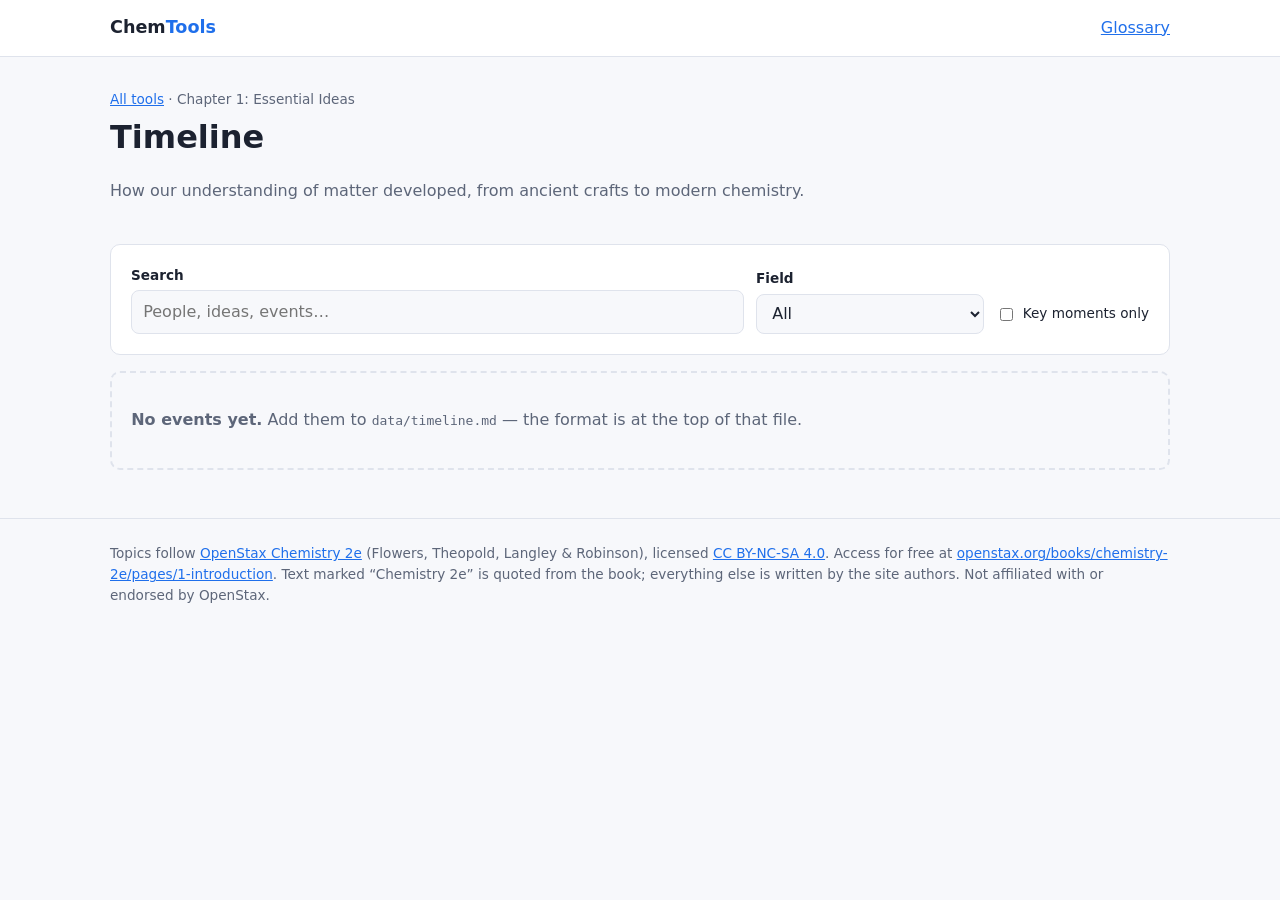
<file: tools/timeline/index.html>
<!doctype html>
<html lang="en">
<head>
  <meta charset="utf-8" />
  <meta name="viewport" content="width=device-width, initial-scale=1" />
  <title>Timeline · ChemTools</title>
  <link rel="stylesheet" href="../../assets/css/style.css" />
  <style>
    .era { margin: 2rem 0 .5rem; font-size: 1.1rem; color: var(--accent); }
    .tl { position: relative; margin-left: 5.5rem; border-left: 2px solid var(--border); padding-left: 1.4rem; }
    @media (max-width: 600px) { .tl { margin-left: .5rem; } .ev .year { position: static !important; display: block; text-align: left !important; width: auto !important; margin-bottom: .2rem; } }
    .ev { position: relative; background: var(--surface); border: 1px solid var(--border); border-radius: var(--radius); padding: .8rem 1rem; margin: .8rem 0; scroll-margin-top: 1rem; }
    .ev.flash { outline: 2px solid var(--accent); }
    .ev::before { content: ""; position: absolute; left: calc(-1.4rem - 7px); top: 1.05rem; width: 12px; height: 12px; border-radius: 50%; background: var(--dot, var(--accent)); border: 2px solid var(--bg); }
    .ev .year { position: absolute; left: calc(-1.4rem - 6.5rem); width: 5.5rem; text-align: right; top: .8rem; font-weight: 700; font-variant-numeric: tabular-nums; font-size: .9rem; }
    .ev.key { border-color: var(--accent); box-shadow: 0 1px 0 var(--accent); }
    .ev.key::before { width: 16px; height: 16px; left: calc(-1.4rem - 9px); top: .9rem; }
    .ev.key h3 { font-size: 1.12rem; }
    .ev h3 { margin: 0 0 .2rem; font-size: 1rem; }
    .ev .who { font-size: .85rem; color: var(--muted); }
    .ev p { margin: .4rem 0 0; }
    .term-chip { display: inline-block; font-size: .78rem; padding: .05rem .5rem; border-radius: 99px; background: var(--accent-soft); color: var(--accent); text-decoration: none; margin: .4rem .25rem 0 0; }
    .term-chip.ghost { background: transparent; border: 1px dashed var(--muted); color: var(--muted); }
    .placeholder { border: 2px dashed var(--border); border-radius: var(--radius); padding: 1.2rem; color: var(--muted); }
  </style>
</head>
<body>
  <header class="site-header">
    <div class="wrap">
      <a class="brand" href="../../">Chem<span>Tools</span></a>
      <nav style="display:flex;gap:1.1rem"><a href="../glossary/">Glossary</a></nav>
    </div>
  </header>

  <main class="wrap">
    <div class="tool-head">
      <div class="crumbs"><a href="../../">All tools</a> · Chapter 1: Essential Ideas</div>
      <h1>Timeline</h1>
      <p class="muted">How our understanding of matter developed, from ancient crafts to modern chemistry.</p>
    </div>

    <section class="panel">
      <div class="row">
        <div style="flex:1 1 240px">
          <label for="q">Search</label>
          <input id="q" type="search" placeholder="People, ideas, events…" style="width:100%" />
        </div>
        <div>
          <label for="field">Field</label>
          <select id="field"><option value="">All</option></select>
        </div>
        <label style="display:flex;gap:.4rem;align-items:center;margin:0 0 .6rem;font-weight:500">
          <input id="keyonly" type="checkbox" /> Key moments only
        </label>
      </div>
    </section>

    <div id="list"><p class="muted">Loading…</p></div>
  </main>

  <footer class="site-footer">
    <div class="wrap">Topics follow <a href="https://openstax.org/details/books/chemistry-2e">OpenStax Chemistry 2e</a> (Flowers, Theopold, Langley &amp; Robinson), licensed <a href="https://creativecommons.org/licenses/by-nc-sa/4.0/">CC BY-NC-SA 4.0</a>. Access for free at <a href="https://openstax.org/books/chemistry-2e/pages/1-introduction">openstax.org/books/chemistry-2e/pages/1-introduction</a>. Text marked “Chemistry 2e” is quoted from the book; everything else is written by the site authors. Not affiliated with or endorsed by OpenStax.</div>
  </footer>

  <script type="module">
    import { loadTerms, fieldColors, slug, escapeHtml as h } from "../../assets/js/terms.js";
    import { md } from "../../assets/js/md.js";

    const $ = (id) => document.getElementById(id);
    const { terms } = await loadTerms().catch(() => ({ terms: new Map() }));
    const colors = fieldColors(terms);

    // ---- parse data/timeline.md ----
    function parseYear(s) {
      const m = s.match(/^\s*(c\.|ca\.|~|circa)?\s*(\d+)(s)?\s*(BCE|BC|CE|AD)?/i);
      if (!m) return null;
      let y = Number(m[2]);
      if (/^B/i.test(m[4] || "")) y = -y;
      return { value: y, label: s.trim(), approx: !!m[1] || !!m[3] };
    }
    function parseTimeline(text) {
      const clean = text.replace(/<!--[\s\S]*?-->/g, "");
      const events = [], warnings = [];
      let cur = null;
      for (const line of clean.split(/\r?\n/)) {
        const head = line.match(/^##\s+(.+?)\s*(?:—|–|-|\||:)\s+(.+?)\s*$/) || line.match(/^##\s+(.+?)\s*$/);
        if (head && line.startsWith("##")) {
          const year = parseYear(head[1]);
          if (!year) { warnings.push(`Couldn't read a year in "${line}"`); cur = null; continue; }
          cur = { year, title: head[2] || "", who: "", field: "", terms: [], era: "", key: "", body: [] };
          events.push(cur);
          continue;
        }
        if (!cur) continue;
        const kv = line.match(/^(who|field|terms|era|key):\s*(.*)$/i);
        if (kv && !cur.body.length) {
          const k = kv[1].toLowerCase();
          cur[k] = k === "terms" ? kv[2].split(",").map((s) => s.trim()).filter(Boolean) : kv[2].trim();
          continue;
        }
        cur.body.push(line);
      }
      events.forEach((e) => { e.isKey = /^(y|yes|true|1|★)/i.test(e.key); e.body = e.body.join("\n").trim(); e.id = "y" + String(e.year.value).replace("-", "m") + "-" + slug(e.title).slice(0, 40); });
      events.sort((a, b) => a.year.value - b.year.value);
      return { events, warnings };
    }
    const ordinal = (n) => n + (n % 100 >= 11 && n % 100 <= 13 ? "th" : ["th", "st", "nd", "rd"][n % 10] || "th");
    function autoEra(y) {
      if (y < 500) return "Ancient world";
      if (y < 1500) return "Medieval & alchemy";
      return `${ordinal(Math.floor(y / 100) + 1)} century`;
    }

    const res = await fetch("../../data/timeline.md", { cache: "no-cache" });
    const { events, warnings } = parseTimeline(res.ok ? await res.text() : "");

    $("field").innerHTML += [...colors.keys()].map((f) => `<option value="${f}">${h(terms.get(f).name)}</option>`).join("");

    function chips(list) {
      return list.map((name) => {
        const t = terms.get(slug(name));
        const ghost = !t || t.ghost || !t.definition;
        return `<a class="term-chip ${ghost ? "ghost" : ""}" href="../glossary/#${slug(name)}" title="${h(t?.definition || "Not in the glossary yet")}">${h(t?.name || name)}</a>`;
      }).join("");
    }

    function render() {
      if (!events.length) {
        $("list").innerHTML = `<div class="placeholder"><p><b>No events yet.</b> Add them to <code>data/timeline.md</code> — the format is at the top of that file.</p>
          ${warnings.length ? `<ul>${warnings.map((w) => `<li>${h(w)}</li>`).join("")}</ul>` : ""}</div>`;
        return;
      }
      const q = $("q").value.trim().toLowerCase(), f = $("field").value, keyOnly = $("keyonly").checked;
      const shown = events.filter((e) =>
        (!keyOnly || e.isKey) &&
        (!f || slug(e.field) === f) &&
        (!q || `${e.year.label} ${e.title} ${e.who} ${e.body} ${e.terms.join(" ")}`.toLowerCase().includes(q)));
      let html = "", era = null;
      for (const e of shown) {
        const label = e.era || autoEra(e.year.value);
        if (label !== era) { if (era !== null) html += "</div>"; era = label; html += `<h2 class="era">${h(label)}</h2><div class="tl">`; }
        html += `
          <article class="ev ${e.isKey ? "key" : ""}" id="${e.id}" style="--dot:${colors.get(slug(e.field)) || "var(--accent)"}">
            <span class="year">${h(e.year.label)}</span>
            <h3>${e.isKey ? "★ " : ""}${h(e.title)}</h3>
            ${e.who ? `<div class="who">${h(e.who)}</div>` : ""}
            ${e.body ? md(e.body) : ""}
            ${e.terms.length ? `<div>${chips(e.terms)}</div>` : ""}
          </article>`;
      }
      if (era !== null) html += "</div>";
      if (warnings.length) html += `<section class="panel"><b>Formatting notes</b><ul>${warnings.map((w) => `<li>${h(w)}</li>`).join("")}</ul></section>`;
      $("list").innerHTML = shown.length ? html : `<p class="muted">No events match.</p>`;
    }

    ["q", "field", "keyonly"].forEach((id) => $(id).addEventListener("input", render));
    render();
    if (location.hash) {
      const el = document.getElementById(location.hash.slice(1));
      if (el) { el.scrollIntoView({ behavior: "smooth" }); el.classList.add("flash"); setTimeout(() => el.classList.remove("flash"), 1600); }
    }
  </script>
</body>
</html>
</file>
<file: assets/css/style.css>
/* Shared styles for the site and every tool. */
:root {
  --bg: #f7f8fb;
  --surface: #ffffff;
  --text: #1c2230;
  --muted: #5d6679;
  --border: #dfe3ec;
  --accent: #1f6feb;
  --accent-soft: #e8f0fe;
  --ok: #1a7f37;
  --err: #c62828;
  --radius: 10px;
  --font: system-ui, -apple-system, "Segoe UI", Roboto, sans-serif;
  --mono: ui-monospace, SFMono-Regular, Menlo, monospace;
}
@media (prefers-color-scheme: dark) {
  :root {
    --bg: #0f1218; --surface: #171b23; --text: #e6e9ef; --muted: #9aa3b5;
    --border: #2a303c; --accent: #5b9bff; --accent-soft: #1b2638;
    --ok: #4cc26a; --err: #ff6b6b;
  }
}
* { box-sizing: border-box; }
body { margin: 0; font-family: var(--font); background: var(--bg); color: var(--text); line-height: 1.55; }
a { color: var(--accent); }
.wrap { max-width: 1100px; margin: 0 auto; padding: 0 1.25rem; }

/* Header / footer */
.site-header { background: var(--surface); border-bottom: 1px solid var(--border); }
.site-header .wrap { display: flex; align-items: center; justify-content: space-between; gap: 1rem; padding-block: .9rem; }
.brand { font-weight: 700; font-size: 1.1rem; color: var(--text); text-decoration: none; }
.brand span { color: var(--accent); }
.site-footer { border-top: 1px solid var(--border); margin-top: 3rem; padding: 1.5rem 0; color: var(--muted); font-size: .85rem; }

/* Home */
.hero { padding: 2.5rem 0 1rem; }
.hero h1 { margin: 0 0 .4rem; font-size: 2rem; }
.hero p { margin: 0; color: var(--muted); max-width: 60ch; }
.controls { display: flex; flex-wrap: wrap; gap: 1rem; align-items: center; margin: 1.5rem 0; }
.controls input[type="search"] { flex: 1 1 260px; }
.chapter h2 { font-size: 1.15rem; margin: 2rem 0 .75rem; }
.ch-num { display: inline-block; font-size: .75rem; font-weight: 600; color: var(--accent); background: var(--accent-soft); border-radius: 999px; padding: .1rem .55rem; margin-right: .35rem; vertical-align: middle; }
.grid { display: grid; grid-template-columns: repeat(auto-fill, minmax(240px, 1fr)); gap: .9rem; }
.card { display: block; background: var(--surface); border: 1px solid var(--border); border-radius: var(--radius); padding: 1rem 1.1rem; color: inherit; text-decoration: none; }
.card h3 { margin: 0 0 .35rem; font-size: 1rem; }
.card p { margin: 0 0 .75rem; color: var(--muted); font-size: .9rem; }
.card.ready:hover { border-color: var(--accent); }
.card.planned { opacity: .65; }
.badge { font-size: .78rem; font-weight: 600; color: var(--accent); }
.card.planned .badge { color: var(--muted); }

/* Tool pages */
.tool-head { padding: 2rem 0 .5rem; }
.tool-head h1 { margin: .2rem 0 .3rem; }
.crumbs { font-size: .85rem; color: var(--muted); }
.panel { background: var(--surface); border: 1px solid var(--border); border-radius: var(--radius); padding: 1.25rem; margin: 1rem 0; }
.panel h2 { margin-top: 0; font-size: 1.05rem; }
.row { display: flex; flex-wrap: wrap; gap: .75rem; align-items: end; }
label { display: block; font-size: .85rem; font-weight: 600; margin-bottom: .25rem; }
input, select, button { font: inherit; }
input[type="text"], input[type="number"], input[type="search"], select {
  padding: .55rem .7rem; border: 1px solid var(--border); border-radius: 8px; background: var(--bg); color: var(--text); min-width: 0;
}
button { padding: .55rem 1rem; border: 0; border-radius: 8px; background: var(--accent); color: #fff; font-weight: 600; cursor: pointer; }
button.secondary { background: var(--accent-soft); color: var(--accent); }
.result { font-size: 1.6rem; font-weight: 700; margin: .5rem 0; }
.error { color: var(--err); font-weight: 600; }
.muted { color: var(--muted); }
.mono { font-family: var(--mono); }
table { width: 100%; border-collapse: collapse; font-size: .92rem; }
th, td { text-align: left; padding: .45rem .5rem; border-bottom: 1px solid var(--border); }
th { color: var(--muted); font-weight: 600; }
td.num, th.num { text-align: right; font-variant-numeric: tabular-nums; }
.ref { font-size: .85rem; color: var(--muted); }
.chips { display: flex; flex-wrap: wrap; gap: .4rem; }
.chips button { background: var(--accent-soft); color: var(--accent); padding: .3rem .65rem; font-size: .85rem; }
</file>
